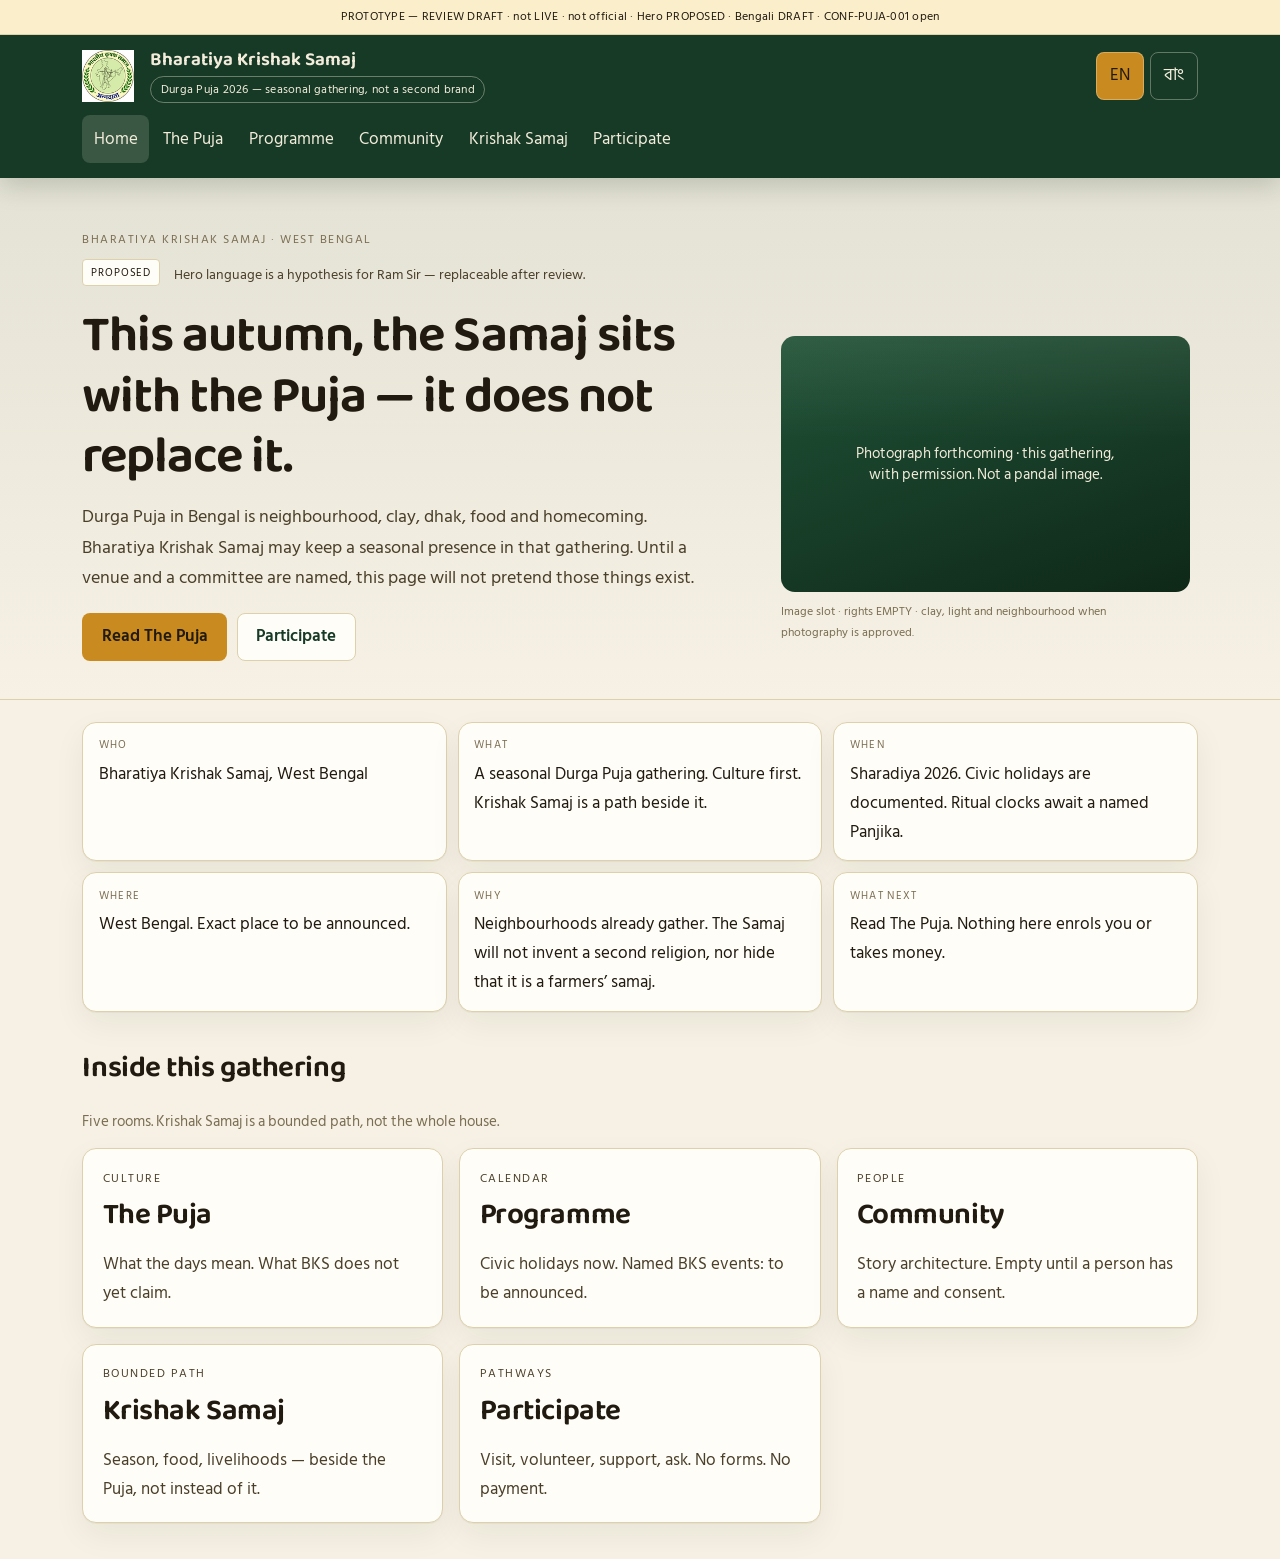
<file: index.html>
<!DOCTYPE html>
<html lang="en">
<head>
  <meta charset="utf-8">
  <meta name="viewport" content="width=device-width, initial-scale=1">
  <meta name="robots" content="noindex, nofollow, noarchive">
  <title>BKS Durga Puja 2026 — prototype review draft</title>
  <meta http-equiv="refresh" content="0; url=prototype/">
</head>
<body>
  <p>BKS Durga Puja 2026 — <strong>PROTOTYPE — REVIEW DRAFT</strong>. Not live. Not official.</p>
  <p><a href="prototype/">Open the isolated review prototype</a></p>
</body>
</html>
</file>
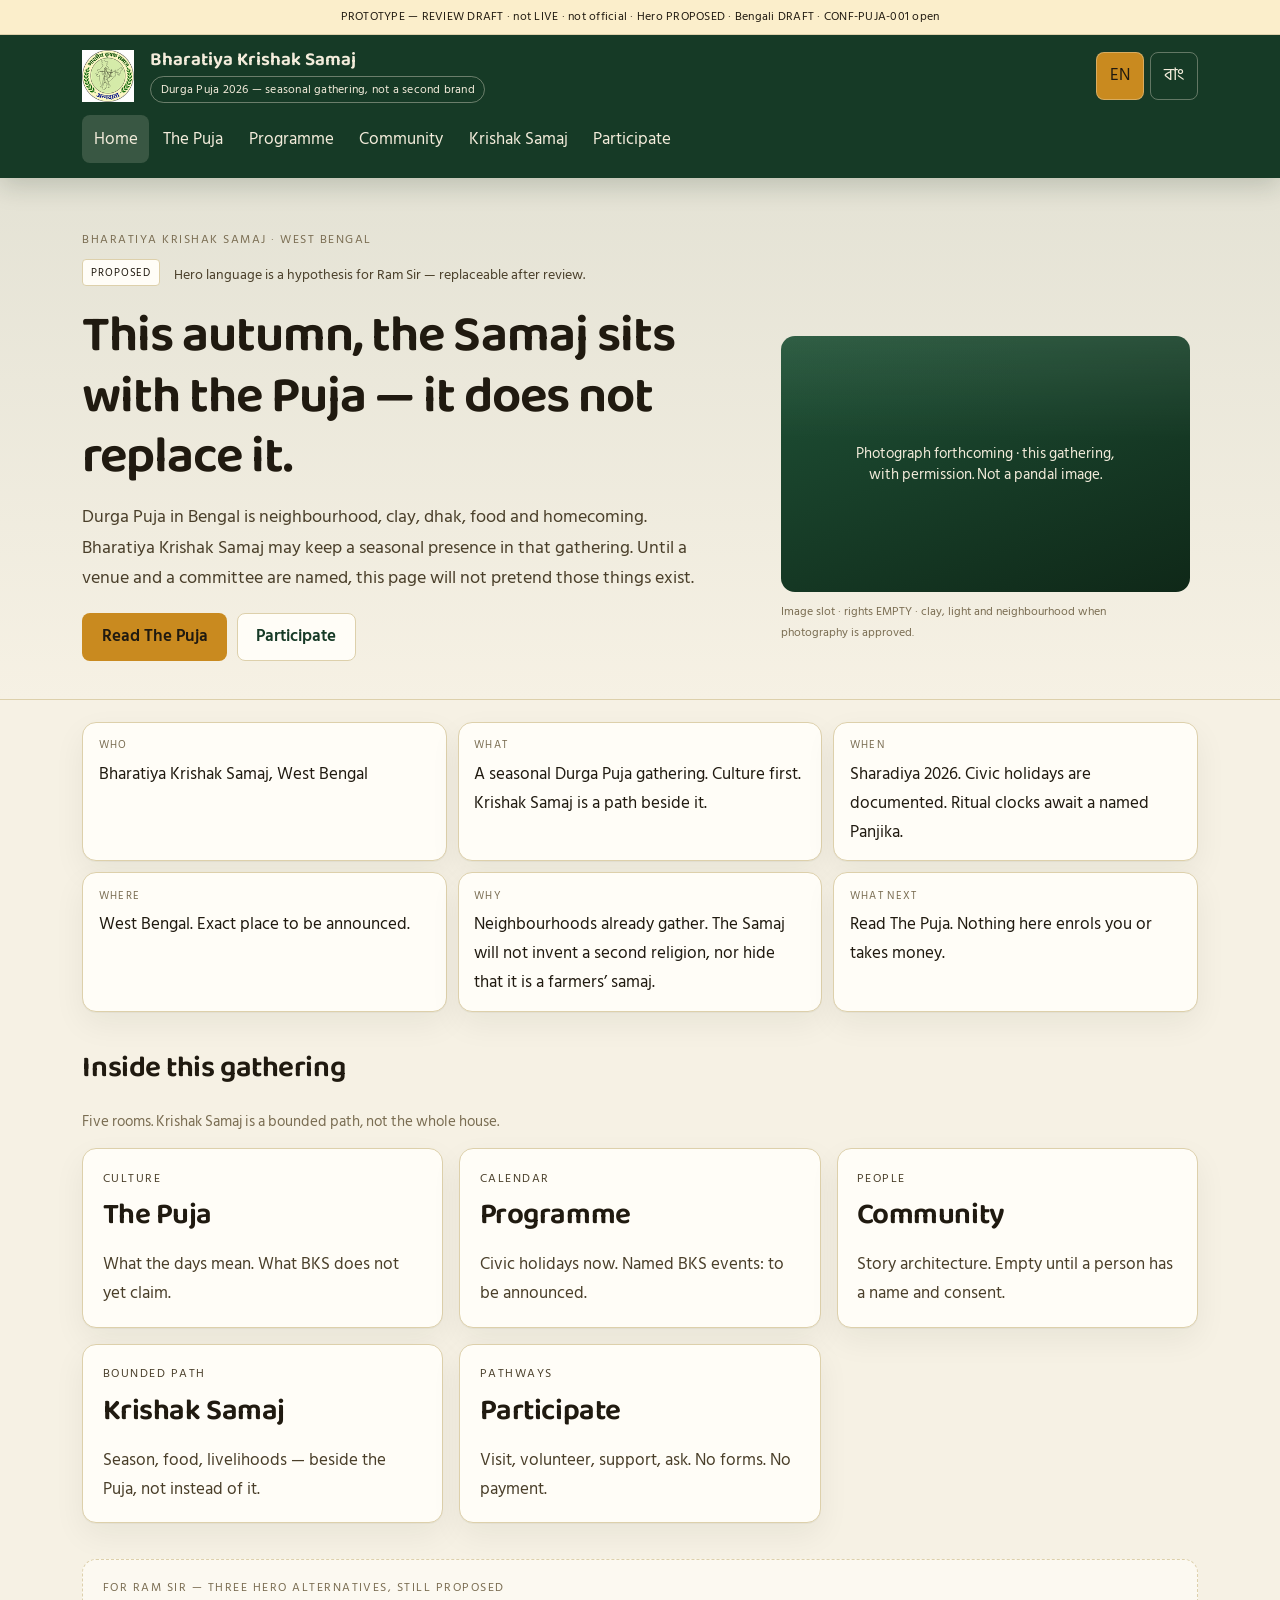
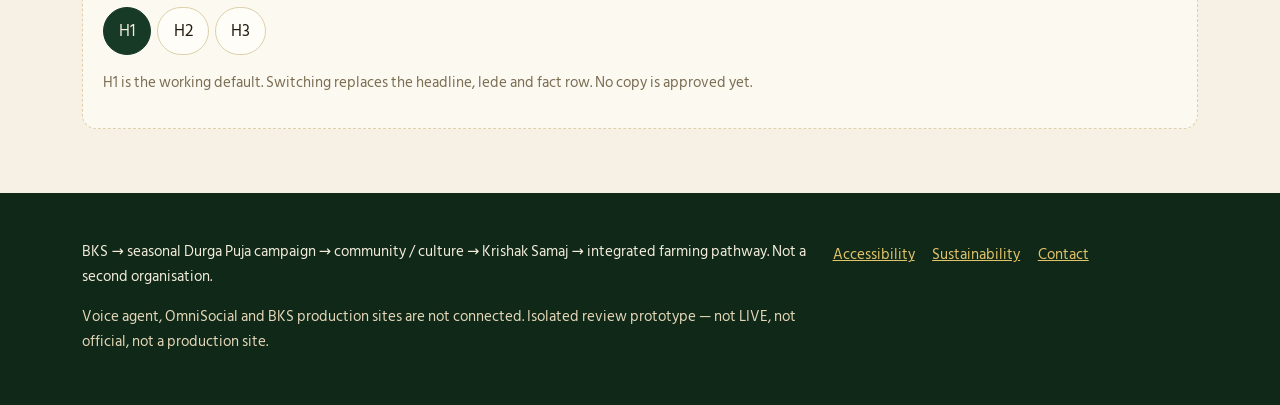
<file: prototype/index.html>
<!DOCTYPE html>
<html lang="en">
<head>
  <meta charset="utf-8">
  <meta name="viewport" content="width=device-width, initial-scale=1">
  <title>BKS Durga Puja 2026 — seasonal gathering | Bharatiya Krishak Samaj</title>
  <meta name="description" content="A seasonal Durga Puja gathering under Bharatiya Krishak Samaj, West Bengal. Culture first. Venue, programme and donations are not claimed.">
  <meta name="robots" content="noindex, nofollow, noarchive">
  <meta name="google" content="notranslate">
  <meta property="og:type" content="website">
  <meta property="og:title" content="BKS Durga Puja 2026 — seasonal gathering | Bharatiya Krishak Samaj">
  <meta property="og:description" content="A seasonal Durga Puja gathering under Bharatiya Krishak Samaj, West Bengal. Culture first. Venue, programme and donations are not claimed.">
  <meta property="og:locale" content="en_IN">
  <meta property="og:locale:alternate" content="bn_IN">
  <meta name="twitter:card" content="summary">
  <script type="application/ld+json">
  {
    "@context": "https://schema.org",
    "@type": "WebPage",
    "name": "BKS Durga Puja 2026 — seasonal gathering",
    "inLanguage": ["en", "bn"],
    "about": "Seasonal Durga Puja gathering under Bharatiya Krishak Samaj",
    "isPartOf": { "@type": "Organization", "name": "Bharatiya Krishak Samaj" },
    "description": "Culture first. Venue, committee, programme and donations are not claimed on this page."
  }
  </script>
  <link rel="icon" href="assets/bks-seal-96.png" type="image/png">
  <link rel="preconnect" href="https://fonts.googleapis.com">
  <link rel="preconnect" href="https://fonts.gstatic.com" crossorigin>
  <link href="https://fonts.googleapis.com/css2?family=Baloo+Da+2:wght@500;600;700&family=Hind+Siliguri:wght@400;500;600&display=optional" rel="stylesheet">
  <link rel="stylesheet" href="styles/tokens.css">
  <link rel="stylesheet" href="styles/app.css">
</head>
<body>
  <a class="skip" href="#main" data-en="Skip to content" data-bn="সরাসরি মূল লেখায় যান">Skip to content</a>
  <header class="site-header">
    <div id="live" class="live" aria-live="polite"></div>
    <div class="draft-banner" data-en="PROTOTYPE — REVIEW DRAFT · not LIVE · not official · Hero PROPOSED · Bengali DRAFT · CONF-PUJA-001 open" data-bn="প্রোটোটাইপ — পর্যালোচনার খসড়া · LIVE নয় · দাপ্তরিক নয় · হিরো PROPOSED · বাংলা খসড়া · CONF-PUJA-001 খোলা">PROTOTYPE — REVIEW DRAFT · not LIVE · not official · Hero PROPOSED · Bengali DRAFT · CONF-PUJA-001 open</div>
    <div class="header-inner">
      <div class="brand-row">
        <a class="seal" href="#home">
          <img src="assets/bks-seal-96.png" width="52" height="52" alt="Seal of Bharatiya Krishak Samaj">
        </a>
        <div class="identity">
          <div class="wordmark" data-en="Bharatiya Krishak Samaj" data-bn="ভারতীয় কৃষক সমাজ">Bharatiya Krishak Samaj</div>
          <div class="chip" data-en="Durga Puja 2026 — seasonal gathering, not a second brand" data-bn="দুর্গা পূজা ২০২৬ — মরশুমি আয়োজন, দ্বিতীয় কোনো প্রতিষ্ঠান নয়">Durga Puja 2026 — seasonal gathering, not a second brand</div>
        </div>
        <div class="header-tools">
          <button type="button" class="lang-btn" data-lang="en" aria-pressed="true" aria-label="English">EN</button>
          <button type="button" class="lang-btn" data-lang="bn" aria-pressed="false" aria-label="বাংলা">বাং</button>
          <button type="button" class="nav-toggle" id="nav-toggle" aria-expanded="false" aria-controls="site-nav" data-en="Menu" data-bn="মেনু">Menu</button>
        </div>
      </div>
      <nav class="nav" id="site-nav" aria-label="Primary">
        <a href="#home" data-en="Home" data-bn="প্রথম পাতা">Home</a>
        <a href="#puja" data-en="The Puja" data-bn="পূজা">The Puja</a>
        <a href="#programme" data-en="Programme" data-bn="কার্যক্রম">Programme</a>
        <a href="#community" data-en="Community" data-bn="সমাজ">Community</a>
        <a href="#krishak" data-en="Krishak Samaj" data-bn="কৃষক সমাজ">Krishak Samaj</a>
        <a href="#participate" data-en="Participate" data-bn="যোগদান">Participate</a>
      </nav>
    </div>
  </header>

  <main id="main">
    <article class="view is-active" data-view="home">
      <div class="hero-band">
        <div class="wrap-wide hero-grid">
          <div>
            <p class="kicker" data-hero="kicker">Bharatiya Krishak Samaj · West Bengal</p>
            <p class="status-line"><span class="badge badge-proposed">PROPOSED</span> <span data-en="Hero language is a hypothesis for Ram Sir — replaceable after review." data-bn="হিরোর ভাষা রাম স্যারের জন্য খসড়া — পর্যালোচনার পর বদলানো যাবে।">Hero language is a hypothesis for Ram Sir — replaceable after review.</span></p>
            <div data-hero-dynamic>
              <h1 data-hero="title">This autumn, the Samaj sits with the Puja — it does not replace it.</h1>
              <p class="lede" data-hero="lede">Durga Puja in Bengal is neighbourhood, clay, dhak, food and homecoming. Bharatiya Krishak Samaj may keep a seasonal presence in that gathering. Until a venue and a committee are named, this page will not pretend those things exist.</p>
            </div>
            <div class="cta-row">
              <a class="btn btn-primary" href="#puja" data-hero="ctaPrimary">Read The Puja</a>
              <a class="btn btn-secondary" href="#participate" data-hero="ctaSecondary">Participate</a>
            </div>
          </div>
          <figure>
            <div class="slot slot--hero slot--field" role="img" aria-label="Photograph to come — this gathering, with permission">
              <span class="slot__label" data-en="Photograph forthcoming · this gathering, with permission. Not a pandal image." data-bn="ছবি আসবে — এই আয়োজন, অনুমতি নিয়ে। মণ্ডপের ছবি নয়।">Photograph forthcoming · this gathering, with permission. Not a pandal image.</span>
            </div>
            <figcaption class="slot-caption" data-en="Image slot · rights EMPTY · clay, light and neighbourhood when photography is approved." data-bn="ছবির জায়গা · অধিকার EMPTY · অনুমোদিত ছবি এলে মাটি, আলো, পাড়া।">Image slot · rights EMPTY · clay, light and neighbourhood when photography is approved.</figcaption>
          </figure>
        </div>
      </div>

      <div class="wrap-wide">
        <dl class="facts">
          <div><dt data-en="Who" data-bn="কে">Who</dt><dd data-hero="who">Bharatiya Krishak Samaj, West Bengal</dd></div>
          <div><dt data-en="What" data-bn="কী">What</dt><dd data-hero="what">A seasonal Durga Puja gathering. Culture first. Krishak Samaj is a path beside it.</dd></div>
          <div><dt data-en="When" data-bn="কখন">When</dt><dd data-hero="when">Sharadiya 2026. Civic holidays are documented. Ritual clocks await a named Panjika.</dd></div>
          <div><dt data-en="Where" data-bn="কোথায়">Where</dt><dd data-hero="where">West Bengal. Exact place to be announced.</dd></div>
          <div><dt data-en="Why" data-bn="কেন">Why</dt><dd data-hero="why">Neighbourhoods already gather. The Samaj will not invent a second religion, nor hide that it is a farmers’ samaj.</dd></div>
          <div><dt data-en="What next" data-bn="এরপর">What next</dt><dd data-hero="next">Read The Puja. Nothing here enrols you or takes money.</dd></div>
        </dl>

        <section class="explore" aria-labelledby="explore-heading">
          <h2 id="explore-heading" data-en="Inside this gathering" data-bn="এই আয়োজনের ভিতর">Inside this gathering</h2>
          <p class="muted" data-en="Five rooms. Krishak Samaj is a bounded path, not the whole house." data-bn="পাঁচটি ঘর। কৃষক সমাজ আলাদা পথ, পুরো বাড়ি নয়।">Five rooms. Krishak Samaj is a bounded path, not the whole house.</p>
          <div class="explore-grid">
            <a class="explore-card" href="#puja">
              <p class="kicker" data-en="Culture" data-bn="সংস্কৃতি">Culture</p>
              <h2 data-en="The Puja" data-bn="পূজা">The Puja</h2>
              <p data-en="What the days mean. What BKS does not yet claim." data-bn="দিনগুলোর অর্থ। বি কে এস এখনও যা দাবি করে না।">What the days mean. What BKS does not yet claim.</p>
            </a>
            <a class="explore-card" href="#programme">
              <p class="kicker" data-en="Calendar" data-bn="পঞ্জিকা">Calendar</p>
              <h2 data-en="Programme" data-bn="কার্যক্রম">Programme</h2>
              <p data-en="Civic holidays now. Named BKS events: to be announced." data-bn="এখন নাগরিক ছুটি। নামসহ অনুষ্ঠান: ঘোষিত হবে।">Civic holidays now. Named BKS events: to be announced.</p>
            </a>
            <a class="explore-card" href="#community">
              <p class="kicker" data-en="People" data-bn="মানুষ">People</p>
              <h2 data-en="Community" data-bn="সমাজ">Community</h2>
              <p data-en="Story architecture. Empty until a person has a name and consent." data-bn="গল্পের কাঠামো। নাম ও সম্মতি না-থাকা পর্যন্ত খালি।">Story architecture. Empty until a person has a name and consent.</p>
            </a>
            <a class="explore-card" href="#krishak">
              <p class="kicker" data-en="Bounded path" data-bn="আলাদা পথ">Bounded path</p>
              <h2 data-en="Krishak Samaj" data-bn="কৃষক সমাজ">Krishak Samaj</h2>
              <p data-en="Season, food, livelihoods — beside the Puja, not instead of it." data-bn="মরসুম, খাবার, জীবিকা — পূজার পাশে, পূজার বদলে নয়।">Season, food, livelihoods — beside the Puja, not instead of it.</p>
            </a>
            <a class="explore-card" href="#participate">
              <p class="kicker" data-en="Pathways" data-bn="পথ">Pathways</p>
              <h2 data-en="Participate" data-bn="যোগদান">Participate</h2>
              <p data-en="Visit, volunteer, support, ask. No forms. No payment." data-bn="যাওয়া, স্বেচ্ছাসেবা, সহায়তা, জিজ্ঞাসা। ফর্ম নেই। পেমেন্ট নেই।">Visit, volunteer, support, ask. No forms. No payment.</p>
            </a>
          </div>
        </section>

        <section class="variant-panel" aria-labelledby="hero-variants-heading">
          <p class="kicker" id="hero-variants-heading" data-en="For Ram Sir — three hero alternatives, still PROPOSED" data-bn="রাম স্যারের জন্য — তিনটি হিরো, এখনও PROPOSED">For Ram Sir — three hero alternatives, still PROPOSED</p>
          <div class="variant-row" role="group" aria-label="Hero variants">
            <button type="button" data-hero-pick="H1" aria-pressed="true">H1</button>
            <button type="button" data-hero-pick="H2" aria-pressed="false">H2</button>
            <button type="button" data-hero-pick="H3" aria-pressed="false">H3</button>
          </div>
          <p class="muted" data-en="H1 is the working default. Switching replaces the headline, lede and fact row. No copy is approved yet." data-bn="H1 কাজের খসড়া। বদলালে শিরোনাম ও তথ্য বদলায়। অনুমোদিত নয়।">H1 is the working default. Switching replaces the headline, lede and fact row. No copy is approved yet.</p>
        </section>
      </div>
    </article>

    <article class="view wrap" data-view="puja" hidden>
      <header class="page-head">
        <p class="kicker" data-en="Cultural context first" data-bn="আগে সাংস্কৃতিক প্রসঙ্গ">Cultural context first</p>
        <h1 data-en="The Puja" data-bn="পূজা">The Puja</h1>
        <p class="lede" data-en="Worship, craft, food, music and neighbourhood. Festival facts are separated from what is not yet true of a BKS gathering." data-bn="আরাধনা, শিল্প, খাবার, সঙ্গীত আর পাড়া। উৎসবের তথ্য, আর বি কে এস সম্বন্ধে যা এখনও সত্যি নয়, তা আলাদা।">Worship, craft, food, music and neighbourhood. Festival facts are separated from what is not yet true of a BKS gathering.</p>
      </header>
      <hr class="rule">

      <p class="legend" data-en="This page uses three labels: SOURCE FACT (the festival in Bengal), BKS POSITIONING (where the Samaj sits), and PENDING INFORMATION (what is not yet true of a BKS gathering)." data-bn="এই পাতায় তিনটি ছাপ: SOURCE FACT (বাংলার পূজা), BKS POSITIONING (সমাজ কোথায় দাঁড়ায়), PENDING INFORMATION (বি কে এস আয়োজন সম্বন্ধে যা এখন নেই)।">This page uses three labels: SOURCE FACT (the festival in Bengal), BKS POSITIONING (where the Samaj sits), and PENDING INFORMATION (what is not yet true of a BKS gathering).</p>

      <section class="layer layer--fact" aria-labelledby="puja-fact-heading">
        <h2 id="puja-fact-heading" data-en="Source fact — the festival in Bengal" data-bn="SOURCE FACT — বাংলার পূজা">Source fact — the festival in Bengal</h2>
        <p><span class="badge badge-verified">SOURCE FACT</span> <span class="badge badge-verified">VERIFIED</span> <span data-en="In December 2021, ‘Durga Puja in Kolkata’ was inscribed on UNESCO’s Representative List of the Intangible Cultural Heritage of Humanity. The inscribed element is Kolkata’s Puja — not this page, and not an unnamed venue." data-bn="২০২১-এর ডিসেম্বরে ‘কলকাতার দুর্গা পূজা’ ইউনেস্কোর তালিকায় ওঠে। স্বীকৃতি কলকাতার পূজার — এই পাতার নয়, নামহীন মণ্ডপেরও নয়।">In December 2021, ‘Durga Puja in Kolkata’ was inscribed on UNESCO’s Representative List of the Intangible Cultural Heritage of Humanity. The inscribed element is Kolkata’s Puja — not this page, and not an unnamed venue.</span></p>
        <p><span class="badge badge-verified">SOURCE FACT</span> <span class="badge badge-verified">VERIFIED</span> <span data-en="Images are unfired clay, traditionally from the Ganga, made in artisanal workshops. Eyes are painted from Mahalaya. The image returns to water on the tenth day. That is the festival’s material fact, not a BKS workshop." data-bn="প্রতিমা অপোড়া মাটির, প্রায়ই গঙ্গার মাটি, কারিগরের কারখানায় গড়া। মহালয়ায় চক্ষুদান। দশমীতে জলে ফেরে। উৎসবের কথা, বি কে এস-এর কারখানা নয়।">Images are unfired clay, traditionally from the Ganga, made in artisanal workshops. Eyes are painted from Mahalaya. The image returns to water on the tenth day. That is the festival’s material fact, not a BKS workshop.</span></p>
        <p><span class="badge badge-verified">SOURCE FACT</span> <span class="badge badge-verified">VERIFIED</span> <span data-en="Traditional Bengali drumming is named in the UNESCO inscription. Dhakis keep that sound. No unnamed drummer is exhibited here, and this page does not autoplay audio." data-bn="ঐতিহ্যবাহী বাংলা ঢাক ইউনেস্কোর লিপিতে আছে। ঢাকিরা সেই শব্দ রাখেন। নামহীন ঢাকি এখানে নেই, আর পাতা নিজে থেকে বাজে না।">Traditional Bengali drumming is named in the UNESCO inscription. Dhakis keep that sound. No unnamed drummer is exhibited here, and this page does not autoplay audio.</span></p>
        <p><span class="badge badge-research">SOURCE FACT</span> <span class="badge badge-research">RESEARCH-DERIVED</span> <span data-en="Household (bonedi bari) Pujas and public barowari / sarbojanin Pujas coexist. A city theme-pandal is not the same as a district neighbourhood gathering. BKS will not use those committee words until a real committee chooses them." data-bn="বনেদি বাড়ির পূজা আর বারোয়ারি / সর্বজনীন পূজা পাশাপাশি চলে। শহরের থিম-মণ্ডপ আর জেলার পাড়া এক নয়। আসল কমিটি না-চাওয়া পর্যন্ত বি কে এস সেই শব্দ নিজের পদবি করবে না।">Household (bonedi bari) Pujas and public barowari / sarbojanin Pujas coexist. A city theme-pandal is not the same as a district neighbourhood gathering. BKS will not use those committee words until a real committee chooses them.</span></p>
        <p><span class="badge badge-research">SOURCE FACT</span> <span class="badge badge-research">RESEARCH-DERIVED</span> <span data-en="Bhog is food offered and then shared. Community kitchens often serve khichuri, mixed vegetables, fries, chutney and payesh. Whether BKS will serve bhog is not decided here." data-bn="ভোগ নিবেদন করে তারপর ভাগ করা হয়। খিচুড়ি, লবড়া, ভাজা, চাটনি, পায়েস সর্বজনীন রান্নাঘরে প্রায়ই থাকে। বি কে এস দেবে কি না, এখানে স্থির নয়।">Bhog is food offered and then shared. Community kitchens often serve khichuri, mixed vegetables, fries, chutney and payesh. Whether BKS will serve bhog is not decided here.</span></p>
      </section>

      <section class="prose-block">
        <h2 data-en="The public days — cultural sequence, not a BKS timetable" data-bn="সর্বজনীন দিনগুলো — সাংস্কৃতিক ক্রম, বি কে এস-এর সূচি নয়">The public days — cultural sequence, not a BKS timetable</h2>
        <p class="muted" data-en="Meanings below are research-derived. Gregorian clocks for 2026 are not printed as ritual fact." data-bn="নিচের অর্থ গবেষণা-নির্ভর। ২০২৬-এর আচারের ঘড়ি এখানে ছাপা হয়নি।">Meanings below are research-derived. Gregorian clocks for 2026 are not printed as ritual fact.</p>
        <ul class="day-list">
          <li><span class="badge badge-research">RESEARCH-DERIVED</span><h3 data-en="Mahalaya" data-bn="মহালয়া">Mahalaya</h3><p data-en="Pitru Paksha ends. In Bengal this dawn is also cultural memory: the goddess is turned toward the living year." data-bn="পিতৃপক্ষ শেষ। বাংলায় এই ভোর সাংস্কৃতিক স্মৃতিও — দেবী জীবন্ত বছরের দিকে ঘোরেন।">Pitru Paksha ends. In Bengal this dawn is also cultural memory: the goddess is turned toward the living year.</p></li>
          <li><span class="badge badge-research">RESEARCH-DERIVED</span><h3 data-en="Shashthi" data-bn="ষষ্ঠী">Shashthi</h3><p data-en="Bodhon — the public awakening of the image." data-bn="বোধন — প্রতিমার সর্বজনীন জাগরণ।">Bodhon — the public awakening of the image.</p></li>
          <li><span class="badge badge-research">RESEARCH-DERIVED</span><h3 data-en="Saptami" data-bn="সপ্তমী">Saptami</h3><p data-en="Nabapatrika / Kolabou. Full public worship typically begins." data-bn="নবপত্রিকা / কলাবউ। সর্বজনীন পূজা সাধারণত এখান থেকে।">Nabapatrika / Kolabou. Full public worship typically begins.</p></li>
          <li><span class="badge badge-research">RESEARCH-DERIVED</span><h3 data-en="Ashtami" data-bn="অষ্টমী">Ashtami</h3><p data-en="Pushpanjali, Kumari Puja, and Sandhi Puja at the join of Ashtami and Navami." data-bn="পুষ্পাঞ্জলি, কুমারী পূজা, আর অষ্টমী-নবমীর সন্ধিতে সন্ধি পূজা।">Pushpanjali, Kumari Puja, and Sandhi Puja at the join of Ashtami and Navami.</p></li>
          <li><span class="badge badge-research">RESEARCH-DERIVED</span><h3 data-en="Navami" data-bn="নবমী">Navami</h3><p data-en="Culminating worship in many committees." data-bn="অনেক কমিটিতে পূজার সমাপনী দিন।">Culminating worship in many committees.</p></li>
          <li><span class="badge badge-research">RESEARCH-DERIVED</span><h3 data-en="Dashami" data-bn="দশমী">Dashami</h3><p data-en="Sindoor Khela, Bijoya, and immersion — often on a civil day also fixed with the police." data-bn="সিঁদুর খেলা, বিজয়া, বিসর্জন — প্রায়ই পুলিশের দিনের সঙ্গেও বাঁধা।">Sindoor Khela, Bijoya, and immersion — often on a civil day also fixed with the police.</p></li>
        </ul>
      </section>

      <section class="layer layer--position" aria-labelledby="puja-position-heading">
        <h2 id="puja-position-heading" data-en="BKS positioning" data-bn="BKS POSITIONING">BKS positioning</h2>
        <p><span class="badge badge-proposed">BKS POSITIONING</span> <span data-en="Ram Sir has said the 2026 theme is Krishak Samaj. On this site that conversation lives on its own page. It does not rewrite Saptami, Sandhi Puja, or visarjan as farming." data-bn="রাম স্যার বলেছেন ২০২৬-এর থিম কৃষক সমাজ। সেই কথা আলাদা পাতায়। সপ্তমী, সন্ধি পূজা বা বিসর্জনকে চাষ করে লেখা হয় না।">Ram Sir has said the 2026 theme is Krishak Samaj. On this site that conversation lives on its own page. It does not rewrite Saptami, Sandhi Puja, or visarjan as farming.</span></p>
      </section>

      <section class="layer layer--pending" aria-labelledby="puja-pending-heading">
        <h2 id="puja-pending-heading" data-en="Pending information" data-bn="PENDING INFORMATION">Pending information</h2>
        <p><span class="badge badge-pending">PENDING INFORMATION</span> <span data-en="Venue, committee, physical programme, photography, and ritual clocks from a named Panjika are not on file. This site will not invent a pandal list." data-bn="স্থান, কমিটি, শারীরিক অনুষ্ঠান, ছবি, আর নামসহ পঞ্জিকার আচারের ঘড়ি নথিতে নেই। মণ্ডপের তালিকা তৈরি হবে না।">Venue, committee, physical programme, photography, and ritual clocks from a named Panjika are not on file. This site will not invent a pandal list.</span></p>
      </section>
    </article>

    <article class="view wrap-wide" data-view="programme" hidden>
      <header class="page-head">
        <p class="kicker" data-en="Two layers" data-bn="দুই স্তর">Two layers</p>
        <h1 data-en="Programme" data-bn="কার্যক্রম">Programme</h1>
        <p class="lede" data-en="West Bengal civic holidays are shown as holidays. A named BKS programme does not yet exist. Ritual clocks are not printed." data-bn="পশ্চিমবঙ্গের নাগরিক ছুটি ছুটি হিসেবেই। নামসহ বি কে এস অনুষ্ঠান এখন নেই। আচারের ঘড়ি ছাপা হয়নি।">West Bengal civic holidays are shown as holidays. A named BKS programme does not yet exist. Ritual clocks are not printed.</p>
      </header>
      <hr class="rule">

      <h2 data-en="Civic calendar" data-bn="নাগরিক পঞ্জিকা">Civic calendar</h2>
      <p><span class="badge badge-research">RESEARCH-DERIVED</span> <span class="badge badge-pending">pending_panjika</span> <span data-en="Dates follow Government of West Bengal notification 4188-F(P2) for 2026, aligned with Drik Panchang Kolkata for Saptami–Dashami. They are holidays, not a BKS invitation." data-bn="তারিখ পশ্চিমবঙ্গ সরকারের ৪১৮৮-F(P2) বিজ্ঞপ্তি ও কলকাতার দ্রিক পঞ্চাঙ্গের সঙ্গে মিলিয়ে। এগুলো ছুটি, বি কে এস-এর নিমন্ত্রণ নয়।">Dates follow Government of West Bengal notification 4188-F(P2) for 2026, aligned with Drik Panchang Kolkata for Saptami–Dashami. They are holidays, not a BKS invitation.</span></p>
      <p id="events-fallback" hidden data-en="Serve the project folder over HTTP to load event JSON." data-bn="ইভেন্ট JSON-এর জন্য ফোল্ডারটি HTTP-তে খুলুন।">Serve the project folder over HTTP to load event JSON.</p>
      <ul class="event-list" id="event-list"></ul>

      <h2 data-en="Named BKS programme" data-bn="নামসহ বি কে এস অনুষ্ঠান">Named BKS programme</h2>
      <p class="muted" data-en="The card below is the shape a confirmed event will take. It is empty on purpose." data-bn="নিচের কার্ডটি নিশ্চিত অনুষ্ঠানের আকার। ইচ্ছায় খালি।">The card below is the shape a confirmed event will take. It is empty on purpose.</p>
      <article class="event-card event-card--template">
        <div class="event-date"><span class="day">—</span><span class="mon">TBA</span></div>
        <div>
          <span class="badge badge-tba">TO BE ANNOUNCED</span>
          <span class="badge badge-empty">TEMPLATE</span>
          <h3 data-en="Event title — to be announced" data-bn="অনুষ্ঠানের নাম — ঘোষিত হবে">Event title — to be announced</h3>
          <p class="event-meta" data-en="Date TBA · Time TBA · Place TBA" data-bn="তারিখ TBA · সময় TBA · স্থান TBA">Date TBA · Time TBA · Place TBA</p>
          <p data-en="No cultural programme, bhog service, workshop or immersion plan is on file for BKS. When Ram Sir names an event, it will occupy this layout — never a placeholder that looks confirmed." data-bn="বি কে এস-এর সাংস্কৃতিক অনুষ্ঠান, ভোগ, কর্মশালা বা বিসর্জন নথিতে নেই। নাম এলে এই আকারে বসবে — নিশ্চিত দেখতে খালি খাতা নয়।">No cultural programme, bhog service, workshop or immersion plan is on file for BKS. When Ram Sir names an event, it will occupy this layout — never a placeholder that looks confirmed.</p>
        </div>
      </article>
    </article>

    <article class="view wrap-wide" data-view="community" hidden>
      <header class="page-head">
        <p class="kicker" data-en="Story architecture" data-bn="গল্পের কাঠামো">Story architecture</p>
        <h1 data-en="Community" data-bn="সমাজ">Community</h1>
        <p class="lede" data-en="Puja is made by people. Cards below stay empty until a person has a name, consent and a source." data-bn="পূজা মানুষে গড়ে। নাম, সম্মতি ও উৎস না-থাকা পর্যন্ত কার্ড খালি।">Puja is made by people. Cards below stay empty until a person has a name, consent and a source.</p>
      </header>
      <hr class="rule">
      <ul class="story-list" id="story-wells">
        <li class="empty-well"><span class="badge badge-empty">EMPTY</span><h3 data-en="People" data-bn="মানুষ">People</h3><p data-en="Story coming soon — organisers, neighbours, visitors, with consent." data-bn="গল্প আসবে — আয়োজক, প্রতিবেশী, অতিথি, সম্মতি নিয়ে।">Story coming soon — organisers, neighbours, visitors, with consent.</p></li>
      </ul>
    </article>

    <article class="view wrap" data-view="krishak" hidden>
      <header class="page-head">
        <p class="kicker" data-en="Bounded pathway" data-bn="আলাদা পথ">Bounded pathway</p>
        <h1 data-en="Krishak Samaj" data-bn="কৃষক সমাজ">Krishak Samaj</h1>
        <p class="lede" data-en="A path beside the Puja. Integrated farming does not occupy the ritual pages." data-bn="পূজার পাশের পথ। সমন্বিত চাষ আচারের পাতা দখল করে না।">A path beside the Puja. Integrated farming does not occupy the ritual pages.</p>
      </header>
      <hr class="rule">

      <p class="legend" data-en="Three layers on this page only. Integrated farming does not appear on Home or The Puja as the main story." data-bn="এই পাতায়ই তিন স্তর। সমন্বিত চাষ হোম বা পূজার মূল গল্প নয়।">Three layers on this page only. Integrated farming does not appear on Home or The Puja as the main story.</p>
      <p class="bn-draft" lang="bn">বাংলা খসড়া — মাতৃভাষার সম্পাদনা বাকি। DRAFT — NATIVE REVIEW REQUIRED.</p>

      <h2 data-en="Where the seasons meet" data-bn="মরসুম যেখানে মেশে">Where the seasons meet</h2>
      <p class="muted" data-en="Themes, not a second website. Each tile is cultural context unless marked as BKS positioning or pending." data-bn="থিম, দ্বিতীয় ওয়েবসাইট নয়। বি কে এস বা অপেক্ষমাণ বলে চিহ্নিত না হলে সাংস্কৃতিক প্রসঙ্গ।">Themes, not a second website. Each tile is cultural context unless marked as BKS positioning or pending.</p>
      <div class="theme-grid">
        <article class="theme-card"><span class="badge badge-research">SOURCE FACT</span><h3 data-en="Community" data-bn="সমাজ">Community</h3><p data-en="A public Puja is neighbourhood work. That is Bengal’s fact, not a BKS membership drive." data-bn="সর্বজনীন পূজা পাড়ার কাজ। বাংলার কথা, বি কে এস-এর সদস্যতা নয়।">A public Puja is neighbourhood work. That is Bengal’s fact, not a BKS membership drive.</p></article>
        <article class="theme-card"><span class="badge badge-research">SOURCE FACT</span><h3 data-en="Seasonality" data-bn="মরসুম">Seasonality</h3><p data-en="Sharadiya Puja sits in the harvest season. Nabapatrika binds the rite to nine plants." data-bn="শারদীয় পূজা ফসলের সময়ে আসে। নবপত্রিকা আচারকে গাছের সঙ্গে বাঁধে।">Sharadiya Puja sits in the harvest season. Nabapatrika binds the rite to nine plants.</p></article>
        <article class="theme-card"><span class="badge badge-research">SOURCE FACT</span><h3 data-en="Food" data-bn="খাবার">Food</h3><p data-en="Bhog is a shared kitchen after offering. Whether BKS cooks is not decided here." data-bn="ভোগ নিবেদনের পর ভাগাভাগির রান্নাঘর। বি কে এস রাঁধবে কি না, এখানে স্থির নয়।">Bhog is a shared kitchen after offering. Whether BKS cooks is not decided here.</p></article>
        <article class="theme-card"><span class="badge badge-research">SOURCE FACT</span><h3 data-en="Bengal" data-bn="বাংলা">Bengal</h3><p data-en="Clay, dhak, homecoming. The Samaj is a guest in that culture." data-bn="মাটি, ঢাক, বাড়ি ফেরা। সেই সংস্কৃতিতে সমাজ অতিথি।">Clay, dhak, homecoming. The Samaj is a guest in that culture.</p></article>
        <article class="theme-card"><span class="badge badge-research">SOURCE FACT</span><h3 data-en="Livelihoods &amp; craft" data-bn="জীবিকা ও শিল্প">Livelihoods &amp; craft</h3><p data-en="Artisan labour is a seasonal economy. No unnamed kumor is exhibited here." data-bn="শিল্পীর কাজ মরশুমি অর্থনীতি। নামহীন কুমোর এখানে প্রদর্শিত নয়।">Artisan labour is a seasonal economy. No unnamed kumor is exhibited here.</p></article>
        <article class="theme-card"><span class="badge badge-proposed">BKS POSITIONING</span><h3 data-en="Theme, not a second site" data-bn="থিম, দ্বিতীয় সাইট নয়">Theme, not a second site</h3><p data-en="Ram Sir named Krishak Samaj as the 2026 theme. The farm conversation stays on this page." data-bn="রাম স্যার ২০২৬-এর থিম কৃষক সমাজ বলেছেন। খামারের কথা এই পাতাতেই।">Ram Sir named Krishak Samaj as the 2026 theme. The farm conversation stays on this page.</p></article>
      </div>

      <section class="layer layer--fact" aria-labelledby="ifs-fact-heading">
        <h2 id="ifs-fact-heading" data-en="A. Source fact — integrated farming in West Bengal" data-bn="ক. SOURCE FACT — পশ্চিমবঙ্গে সমন্বিত চাষ">A. Source fact — integrated farming in West Bengal</h2>
        <p class="muted" data-en="Public research and policy. Not BKS farms. Not BKS results. Terms such as IFS, FPO, KVK, ICAR stay in those letters." data-bn="প্রকাশিত গবেষণা ও নীতি। বি কে এস-এর খামার বা ফল নয়। IFS, FPO, KVK, ICAR ইংরেজি সংক্ষেপেই থাকবে।">Public research and policy. Not BKS farms. Not BKS results. Terms such as IFS, FPO, KVK, ICAR stay in those letters.</p>
        <ul class="source-list">
          <li><h3 data-en="What IFS is" data-bn="IFS কী">What IFS is</h3><p data-en="A farm planned so crop, animals, pond, trees and residues help each other. ICAR treats waste as a resource in the wrong place." data-bn="এমন খামার যেখানে ফসল, পশু, পুকুর, গাছ আর অবশিষ্টাংশ একে অপরকে সাহায্য করে। ICAR বলে, বর্জ্য মানে ভুল জায়গায় পড়া সম্পদ।">A farm planned so crop, animals, pond, trees and residues help each other. ICAR treats waste as a resource in the wrong place.</p></li>
          <li><h3 data-en="West Bengal holdings" data-bn="পশ্চিমবঙ্গের জোত">West Bengal holdings</h3><p data-en="BCKV records that about 96% of farmers in the state are small or marginal. That is a state fact, not a BKS membership count." data-bn="BCKV-এর নথিতে রাজ্যের প্রায় ৯৬ শতাংশ কৃষক ক্ষুদ্র বা প্রান্তিক। রাজ্যের তথ্য, বি কে এস-এর সদস্যসংখ্যা নয়।">BCKV records that about 96% of farmers in the state are small or marginal. That is a state fact, not a BKS membership count.</p></li>
          <li><h3 data-en="Water in the farm" data-bn="খামারে জল">Water in the farm</h3><p data-en="Rice–fish in flooded fields and backyard ponds are documented public research themes in Bengal, including work that involves women. Those people are not BKS testimonials." data-bn="প্লাবিত ক্ষেতে ধান-মাছ ও উঠোনের পুকুর বাংলার প্রকাশিত গবেষণার বিষয়; নারীদের অংশগ্রহণও নথিভুক্ত। তাঁরা বি কে এস-এর সাক্ষ্য নন।">Rice–fish in flooded fields and backyard ponds are documented public research themes in Bengal, including work that involves women. Those people are not BKS testimonials.</p></li>
          <li><h3 data-en="Raised and sunken beds" data-bn="উঁচু-নিচু বেড">Raised and sunken beds</h3><p data-en="In low Gangetic land, a published BCKV / AICRP design holds vegetables on the raised bed and rice and fish in the sunken bed in the rains. Not a BKS invention." data-bn="নিচু গাঙ্গেয় জমিতে BCKV / AICRP-এর প্রকাশিত নকশায় উঁচু বেডে সবজি, বৃষ্টিতে নিচু বেডে ধান ও মাছ। বি কে এস-এর আবিষ্কার নয়।">In low Gangetic land, a published BCKV / AICRP design holds vegetables on the raised bed and rice and fish in the sunken bed in the rains. Not a BKS invention.</p></li>
          <li><h3 data-en="Markets and FPOs" data-bn="বাজার ও FPO">Markets and FPOs</h3><p data-en="Public policy already points smallholders to Farmer Producer Organisations. This seasonal site does not run a warehouse or a shop." data-bn="সরকারি নীতি ক্ষুদ্র চাষিকে FPO-র দিকে ইঙ্গিত করে। এই মরশুমি সাইট গুদাম বা দোকান চালায় না।">Public policy already points smallholders to Farmer Producer Organisations. This seasonal site does not run a warehouse or a shop.</p></li>
          <li><h3 data-en="Beyond the plot" data-bn="জমির বাইরে">Beyond the plot</h3><p data-en="State homestay and livelihoods policy already imagines farm hospitality and women’s farm cadres. That architecture is the state’s, not a live BKS tourism or SHG product." data-bn="রাজ্যের হোমস্টে ও জীবিকার নীতিতে খামার-আতিথেয়তা ও নারী কৃষক ক্যাডারের কথা আছে। সেই কাঠামো রাজ্যের, বি কে এস-এর চালু পর্যটন নয়।">State homestay and livelihoods policy already imagines farm hospitality and women’s farm cadres. That architecture is the state’s, not a live BKS tourism or SHG product.</p></li>
        </ul>
      </section>

      <section class="layer layer--position" aria-labelledby="ifs-position-heading">
        <h2 id="ifs-position-heading" data-en="B. BKS positioning" data-bn="খ. BKS POSITIONING">B. BKS positioning</h2>
        <p><span class="badge badge-proposed">BKS POSITIONING</span> <span data-en="The Puja stays first. This page is the farm-as-system conversation. IFS knowledge already lives in the BKS Brand System. This seasonal site will link, not duplicate, if that public path is approved. No URL is invented here." data-bn="পূজাই আগে। এই পাতা খামার-ব্যবস্থার কথা। সমন্বিত চাষের জ্ঞান ব্র্যান্ড সিস্টেমে আছে। অনুমতি পেলে লিঙ্ক, নকল নয়। ইউআরএল তৈরি করা হয়নি।">The Puja stays first. This page is the farm-as-system conversation. IFS knowledge already lives in the BKS Brand System. This seasonal site will link, not duplicate, if that public path is approved. No URL is invented here.</span></p>
        <p class="card-foot"><span class="btn btn-secondary is-disabled" aria-disabled="true" data-en="Coming soon — BKS Krishak Samaj" data-bn="শীঘ্রই — বি কে এস কৃষক সমাজ">Coming soon — BKS Krishak Samaj</span></p>
      </section>

      <section class="layer layer--pending" aria-labelledby="ifs-pending-heading">
        <h2 id="ifs-pending-heading" data-en="C. Future / pending" data-bn="গ. FUTURE / PENDING">C. Future / pending</h2>
        <p><span class="badge badge-pending">PENDING APPROVAL</span> <span class="badge badge-pending">CAMPAIGN VISION</span> <span data-en="About 5,000 farmers and ₹1 lakh seed each remain a discussion sketch for Ram Sir. This page will not show a rupee counter, UPI, 80G, a funding application, or a guaranteed farmer benefit." data-bn="প্রায় পাঁচ হাজার কৃষক ও জনপ্রতি এক লক্ষ টাকা বীজতহবিল এখন রাম স্যারের আলোচনার খসড়া। এই পাতায় টাকার কাউন্টার, ইউপিআই, ৮০জি, আবেদন বা নিশ্চিত লাভ নেই।">About 5,000 farmers and ₹1 lakh seed each remain a discussion sketch for Ram Sir. This page will not show a rupee counter, UPI, 80G, a funding application, or a guaranteed farmer benefit.</span></p>
        <p><span class="badge badge-empty">OUT OF SCOPE</span> <span data-en="The voice agent and booth map are a different BKS workstream. They are not on this seasonal site." data-bn="ভয়েস এজেন্ট ও বুথ-মানচিত্র অন্য কাজ। এই মরশুমি সাইটে নেই।">The voice agent and booth map are a different BKS workstream. They are not on this seasonal site.</span></p>
      </section>
    </article>

    <article class="view wrap-wide" data-view="participate" hidden>
      <header class="page-head">
        <p class="kicker" data-en="Six ways in" data-bn="ছয়টি পথ">Six ways in</p>
        <h1 data-en="Participate" data-bn="যোগদান">Participate</h1>
        <p class="lede" data-en="None of these is a live form, database, or payment." data-bn="কোনোটিই ফর্ম, ডেটাবেস বা পেমেন্ট নয়।">None of these is a live form, database, or payment.</p>
      </header>
      <hr class="rule">
      <div class="grid cols-2">
        <div class="card">
          <p class="kicker">01</p>
          <h2 data-en="I want to visit" data-bn="আমি যেতে চাই">I want to visit</h2>
          <p data-en="Civic dates are on Programme. Venue is to be announced." data-bn="নাগরিক তারিখ কার্যক্রম পাতায়। স্থান ঘোষিত হবে।">Civic dates are on Programme. Venue is to be announced.</p>
          <p class="card-foot"><span class="badge badge-pending">PENDING CONFIRMATION</span> <a class="btn btn-secondary" href="#programme" data-en="See civic calendar" data-bn="নাগরিক পঞ্জিকা">See civic calendar</a></p>
        </div>
        <div class="card">
          <p class="kicker">02</p>
          <h2 data-en="I want to volunteer" data-bn="স্বেচ্ছাসেবক হতে চাই">I want to volunteer</h2>
          <p data-en="No roster and no shift tool until intake is approved." data-bn="তালিকা বা শিফট টুল নেই, অনুমতি না-হওয়া পর্যন্ত।">No roster and no shift tool until intake is approved.</p>
          <p class="card-foot"><span class="btn btn-secondary is-disabled" aria-disabled="true" data-en="Coming soon" data-bn="শীঘ্রই আসছে">Coming soon</span></p>
        </div>
        <div class="card">
          <p class="kicker">03</p>
          <h2 data-en="I want to participate" data-bn="যোগ দিতে চাই">I want to participate</h2>
          <p data-en="Be present, follow the Puja, or wait for the Samaj conversation. Not enrolment." data-bn="উপস্থিত থাকা, পূজা অনুসরণ, বা সমাজের আলোচনার অপেক্ষা। নামলেখা নয়।">Be present, follow the Puja, or wait for the Samaj conversation. Not enrolment.</p>
          <p class="card-foot"><a class="btn btn-secondary" href="#puja" data-en="Read The Puja" data-bn="পূজা পড়ুন">Read The Puja</a></p>
        </div>
        <div class="card">
          <p class="kicker">04</p>
          <h2 data-en="I want to support" data-bn="সহায়তা করতে চাই">I want to support</h2>
          <p data-en="No UPI, no 80G, no crowdfunding counter on this site." data-bn="এই সাইটে ইউপিআই, ৮০জি বা চাঁদার কাউন্টার নেই।">No UPI, no 80G, no crowdfunding counter on this site.</p>
          <p class="card-foot"><span class="badge badge-pending">PENDING APPROVAL</span> <span class="btn btn-secondary is-disabled" aria-disabled="true" data-en="Not collecting money" data-bn="টাকা নেওয়া হচ্ছে না">Not collecting money</span></p>
        </div>
        <div class="card">
          <p class="kicker">05</p>
          <h2 data-en="I want to know more" data-bn="আরও জানতে চাই">I want to know more</h2>
          <p data-en="The Puja page holds cultural context. Programme holds civic dates." data-bn="পূজা পাতায় সাংস্কৃতিক প্রসঙ্গ। কার্যক্রমে নাগরিক তারিখ।">The Puja page holds cultural context. Programme holds civic dates.</p>
          <p class="card-foot"><a class="btn btn-secondary" href="#puja" data-en="The Puja" data-bn="পূজা">The Puja</a></p>
        </div>
        <div class="card">
          <p class="kicker">06</p>
          <h2 data-en="I want to contact" data-bn="যোগাযোগ করতে চাই">I want to contact</h2>
          <p data-en="No committee name, phone or email is on file." data-bn="কমিটির নাম, ফোন বা ইমেল নথিতে নেই।">No committee name, phone or email is on file.</p>
          <p class="card-foot"><a class="btn btn-secondary" href="#contact" data-en="Contact slots" data-bn="যোগাযোগের খালি ঘর">Contact slots</a></p>
        </div>
      </div>
    </article>

    <article class="view wrap" data-view="accessibility" hidden>
      <header class="page-head">
        <h1 data-en="Accessibility" data-bn="প্রবেশযোগ্যতা">Accessibility</h1>
      </header>
      <hr class="rule">
      <p><span class="badge badge-proposed">PROPOSED</span> <span data-en="This website aims for WCAG 2.2 AA: semantic headings, keyboard, visible focus, 48px targets, bilingual lang, reduced motion, and text that does not rely on colour alone." data-bn="এই সাইটের লক্ষ্য WCAG 2.2 AA: শিরোনামের ক্রম, কিবোর্ড, দৃশ্যমান ফোকাস, ৪৮ পিক্সেল, দুই ভাষা, কম নড়াচড়া।">This website aims for WCAG 2.2 AA: semantic headings, keyboard, visible focus, 48px targets, bilingual lang, reduced motion, and text that does not rely on colour alone.</span></p>
      <p><span class="badge badge-pending">PENDING INFORMATION</span> <span data-en="UNESCO’s 2025 Puja accessibility SOPs (ramps, Braille, resting areas, trained volunteers) are a reference. They are not proof that a BKS venue has those features. No ramp, toilet, or quiet room is claimed." data-bn="ইউনেস্কোর ২০২৫ নির্দেশ রেফারেন্স। বি কে এস-এর স্থানে র‍্যাম্প, শৌচাগার বা শান্ত ঘর আছে — এমন দাবি নেই।">UNESCO’s 2025 Puja accessibility SOPs (ramps, Braille, resting areas, trained volunteers) are a reference. They are not proof that a BKS venue has those features. No ramp, toilet, or quiet room is claimed.</span></p>
    </article>

    <article class="view wrap" data-view="sustainability" hidden>
      <header class="page-head">
        <h1 data-en="Sustainability" data-bn="পরিবেশ">Sustainability</h1>
      </header>
      <hr class="rule">
      <p><span class="badge badge-research">RESEARCH-DERIVED</span> <span data-en="CPCB 2020 and West Bengal 2018 rules: clay, not PoP; no thermocol; scheduled immersion. BKS compliance is not verified." data-bn="সিপিসিবি ও রাজ্যের নিয়ম: মাটি, প্লাস্টার অব প্যারিস নয়। বি কে এস মানছে কি না, যাচাই হয়নি।">CPCB 2020 and West Bengal 2018 rules: clay, not PoP; no thermocol; scheduled immersion. BKS compliance is not verified.</span></p>
      <p><span class="badge badge-proposed">PROPOSED</span> <span data-en="Could explore clay-only image, plastic-light décor, nirmalya bins, modest lighting, cleanup — if a physical Puja is approved." data-bn="ভাবা যেতে পারে: মাটির প্রতিমা, কম প্লাস্টিক, নির্মাল্যের পাত্র, পরিষ্কার — যদি শারীরিক পূজা অনুমোদিত হয়।">Could explore clay-only image, plastic-light décor, nirmalya bins, modest lighting, cleanup — if a physical Puja is approved.</span></p>
    </article>

    <article class="view wrap" data-view="contact" hidden>
      <header class="page-head">
        <h1 data-en="Contact" data-bn="যোগাযোগ">Contact</h1>
        <p class="lede" data-en="No official address, phone, email or event URL is invented here." data-bn="দাপ্তরিক ঠিকানা, ফোন, ইমেল বা ইভেন্ট ইউআরএল তৈরি করা হয়নি।">No official address, phone, email or event URL is invented here.</p>
      </header>
      <hr class="rule">
      <div class="empty-well">
        <p><span class="badge badge-empty">TO BE ANNOUNCED</span> <span data-en="Committee" data-bn="কমিটি">Committee</span></p>
        <p><span class="badge badge-empty">TO BE ANNOUNCED</span> <span data-en="Place" data-bn="স্থান">Place</span></p>
        <p><span class="badge badge-empty">TO BE ANNOUNCED</span> <span data-en="Email" data-bn="ইমেল">Email</span></p>
        <p><span class="badge badge-empty">TO BE ANNOUNCED</span> <span data-en="Phone" data-bn="ফোন">Phone</span></p>
      </div>
    </article>
  </main>

  <footer class="site-footer">
    <div class="wrap-wide footer-grid">
      <div>
        <p data-en="BKS → seasonal Durga Puja campaign → community / culture → Krishak Samaj → integrated farming pathway. Not a second organisation." data-bn="বি কে এস → মরশুমি দুর্গা পূজা → সমাজ / সংস্কৃতি → কৃষক সমাজ → সমন্বিত চাষের পথ। দ্বিতীয় সংগঠন নয়।">BKS → seasonal Durga Puja campaign → community / culture → Krishak Samaj → integrated farming pathway. Not a second organisation.</p>
        <p class="muted" data-en="Voice agent, OmniSocial and BKS production sites are not connected. Isolated review prototype — not LIVE, not official, not a production site." data-bn="ভয়েস এজেন্ট, OmniSocial ও চালু সাইট যুক্ত নয়। আলাদা পর্যালোচনা প্রোটোটাইপ — LIVE নয়, দাপ্তরিক নয়, প্রোডাকশন নয়।">Voice agent, OmniSocial and BKS production sites are not connected. Isolated review prototype — not LIVE, not official, not a production site.</p>
      </div>
      <nav class="footer-nav" aria-label="Utility">
        <a href="#accessibility" data-en="Accessibility" data-bn="প্রবেশযোগ্যতা">Accessibility</a>
        <a href="#sustainability" data-en="Sustainability" data-bn="পরিবেশ">Sustainability</a>
        <a href="#contact" data-en="Contact" data-bn="যোগাযোগ">Contact</a>
      </nav>
    </div>
  </footer>
  <script src="scripts/app.js" defer></script>
</body>
</html>
</file>
<file: prototype/styles/tokens.css>
/* BKS digital tokens — copied from Brand System v1.2.0 as documented values.
   Not a new palette. Logo pigments are logo-only. No seasonal vermillion. */

:root {
  --bks-logo-green-text: #0e5306;
  --bks-logo-blue-annadata: #00168b;

  --color-brand-primary: #163a26;
  --color-brand-primary-soft: #1f5237;
  --color-brand-primary-deep: #0f2818;
  --color-brand-secondary: #c98a1f;
  /* Documented Phase-1 addition: tint of brand gold for draft/governance banners.
     Not a vermillion seasonal palette. Not a festival token. */
  --color-brand-secondary-tint: #fbeecb;
  --color-brand-accent: #a6461f;
  --color-surface-default: #f6f1e4;
  --color-surface-card: #fffdf7;
  --color-surface-raised: #ffffff;
  --color-text-primary: #201a10;
  --color-text-secondary: #4a3f2a;
  --color-text-muted: #7a6d52;
  --color-text-on-brand: #f3ecdb;
  --color-border-default: #ddd0ab;
  --color-action-primary: #c98a1f;
  --color-action-primary-text: #201a10;

  --font-display: "Baloo Da 2", "Nirmala UI", "Noto Sans Bengali", system-ui, sans-serif;
  --font-text: "Hind Siliguri", "Hind", "Nirmala UI", "Noto Sans", "Segoe UI", system-ui, sans-serif;

  --size-body: 1.0625rem;
  --size-h1: clamp(2rem, 5vw, 3.2rem);
  --size-h2: clamp(1.35rem, 3vw, 1.85rem);
  --tap-min: 48px;
  --wrap: min(42rem, 100%);
  --wrap-wide: min(72rem, 100%);
  --space-section: clamp(2.5rem, 5vw, 4.5rem);
  --radius-card: 14px;
  --shadow-quiet: 0 1px 0 rgba(32, 26, 16, 0.04), 0 12px 32px rgba(15, 40, 24, 0.06);

  /* Editorial slot materials — derived from BKS surfaces, not a festival palette.
     Used only for honest photograph-pending fields (clay, light, weave). */
  --slot-clay: #d8c4a0;
  --slot-field: #1a3f2a;
  --slot-lamp: #efe4c8;
  --slot-weave: #cbb892;
}

@media (prefers-reduced-motion: reduce) {
  *, *::before, *::after {
    animation: none !important;
    transition: none !important;
    scroll-behavior: auto !important;
  }
}
</file>
<file: prototype/styles/app.css>
*, *::before, *::after { box-sizing: border-box; }

html { scroll-behavior: smooth; max-width: 100%; overflow-x: clip; }

body {
  margin: 0;
  max-width: 100%;
  overflow-x: clip;
  font-family: var(--font-text);
  font-size: var(--size-body);
  line-height: 1.7;
  color: var(--color-text-primary);
  background: var(--color-surface-default);
}

:lang(bn) { line-height: 1.85; }

a { color: var(--color-brand-primary); }
a:focus-visible,
button:focus-visible,
summary:focus-visible {
  outline: 3px solid var(--color-brand-secondary);
  outline-offset: 3px;
}

.skip {
  position: absolute;
  left: 0.75rem;
  top: -3.5rem;
  background: var(--color-surface-raised);
  color: var(--color-text-primary);
  padding: 0.5rem 0.75rem;
  z-index: 40;
}
.skip:focus { top: 0.75rem; }

.draft-banner {
  background: var(--color-brand-secondary-tint);
  color: var(--color-text-primary);
  font-size: 0.78rem;
  letter-spacing: 0.02em;
  padding: 0.4rem 1rem;
  text-align: center;
  border-bottom: 1px solid var(--color-border-default);
  overflow-wrap: anywhere;
}
.site-header {
  position: sticky;
  top: 0;
  z-index: 30;
  background: var(--color-brand-primary);
  color: var(--color-text-on-brand);
  padding: 0 0 0.95rem;
  box-shadow: 0 8px 24px rgba(15, 40, 24, 0.18);
}

.header-inner,
.wrap-wide {
  width: var(--wrap-wide);
  max-width: 100%;
  padding-inline: 1.15rem;
  margin-inline: auto;
}
.header-inner { padding-top: 0.85rem; }
.wrap {
  width: var(--wrap);
  max-width: 100%;
  padding-inline: 1.15rem;
  margin-inline: auto;
}

.brand-row {
  display: flex;
  flex-wrap: wrap;
  align-items: center;
  gap: 0.75rem 1rem;
}
.identity {
  flex: 1 1 12rem;
  min-width: 0;
}

.seal {
  width: 52px;
  height: 52px;
  display: block;
  background: var(--color-surface-card);
  border-radius: 50%;
  flex-shrink: 0;
}
.seal img {
  width: 52px;
  height: 52px;
  display: block;
}

.wordmark {
  font-family: var(--font-display);
  font-weight: 650;
  font-size: 1.18rem;
  line-height: 1.2;
  overflow-wrap: anywhere;
}
.chip {
  display: inline-block;
  margin-top: 0.28rem;
  font-size: 0.72rem;
  letter-spacing: 0.02em;
  border: 1px solid color-mix(in srgb, var(--color-text-on-brand) 38%, transparent);
  padding: 0.18rem 0.6rem;
  border-radius: 999px;
  white-space: normal;
  max-width: 100%;
  overflow-wrap: anywhere;
}

.header-tools {
  margin-left: auto;
  display: flex;
  flex-shrink: 0;
  gap: 0.35rem;
}
@media (max-width: 479px) {
  :root { --size-h1: 1.7rem; }
  .header-tools {
    margin-left: 0;
    flex-basis: 100%;
    justify-content: flex-end;
  }
}
.lang-btn,
.nav-toggle {
  min-height: var(--tap-min);
  min-width: var(--tap-min);
  background: transparent;
  color: inherit;
  border: 1px solid color-mix(in srgb, var(--color-text-on-brand) 35%, transparent);
  border-radius: 8px;
  font: inherit;
  cursor: pointer;
}
.lang-btn[aria-pressed="true"] {
  background: var(--color-action-primary);
  color: var(--color-action-primary-text);
}

.nav {
  display: flex;
  flex-wrap: wrap;
  gap: 0.15rem 0.2rem;
  margin-top: 0.75rem;
}
.nav a {
  color: var(--color-text-on-brand);
  text-decoration: none;
  min-height: var(--tap-min);
  display: inline-flex;
  align-items: center;
  padding: 0 0.7rem;
  border-radius: 8px;
}
.nav a[aria-current="page"] {
  background: color-mix(in srgb, var(--color-text-on-brand) 16%, transparent);
}

@media (max-width: 767px) {
  .nav-toggle { display: inline-flex; align-items: center; justify-content: center; }
  .nav { display: none; flex-direction: column; }
  .nav.is-open { display: flex; }
}
@media (min-width: 768px) {
  .nav-toggle { display: none; }
}

main { padding: 0 0 4rem; }

.hero-band {
  background:
    linear-gradient(180deg, color-mix(in srgb, var(--color-brand-primary) 8%, var(--color-surface-default)) 0%, var(--color-surface-default) 100%);
  border-bottom: 1px solid var(--color-border-default);
  padding: clamp(1.75rem, 4vw, 3.25rem) 0 2.4rem;
}
.hero-grid {
  display: grid;
  gap: 1.75rem;
  min-width: 0;
  grid-template-columns: minmax(0, 1fr);
}
.hero-grid > * { min-width: 0; max-width: 100%; }
@media (min-width: 1024px) {
  .hero-grid {
    grid-template-columns: minmax(0, 1.15fr) minmax(0, 0.85fr);
    align-items: end;
    gap: 2.5rem;
  }
}

.kicker {
  font-size: 0.78rem;
  letter-spacing: 0.12em;
  text-transform: uppercase;
  color: var(--color-text-muted);
  margin: 0 0 0.55rem;
}
.status-line {
  display: flex;
  flex-wrap: wrap;
  align-items: center;
  gap: 0.4rem 0.6rem;
  margin: 0 0 1rem;
  font-size: 0.88rem;
  color: var(--color-text-secondary);
}
h1 {
  font-family: var(--font-display);
  font-size: var(--size-h1);
  font-weight: 650;
  line-height: 1.18;
  margin: 0.15rem 0 0.85rem;
  overflow-wrap: anywhere;
  word-break: break-word;
  max-width: 100%;
  letter-spacing: -0.02em;
}
h1:focus { outline: none; }
h2 {
  font-family: var(--font-display);
  font-size: var(--size-h2);
  font-weight: 650;
  margin: 2rem 0 0.55rem;
  letter-spacing: -0.015em;
}
h3 { font-family: var(--font-display); font-size: 1.18rem; margin: 0 0 0.4rem; }
.lede {
  font-size: 1.12rem;
  color: var(--color-text-secondary);
  margin: 0 0 1.2rem;
  max-width: 40rem;
  overflow-wrap: anywhere;
}
p, dd, .slot, .slot-caption { overflow-wrap: anywhere; }

.page-head {
  padding-top: 2.25rem;
  margin-bottom: 0.5rem;
}
.view.wrap-wide > .page-head {
  width: var(--wrap);
  max-width: 100%;
  padding-inline: 0;
}
.page-head .lede { margin-bottom: 0; }
.rule {
  height: 1px;
  background: var(--color-border-default);
  border: 0;
  margin: 1.4rem 0 1.6rem;
}

.facts {
  display: grid;
  gap: 0.7rem;
  margin: 1.35rem 0 1.4rem;
  padding: 0;
  min-width: 0;
}
.facts > * { min-width: 0; }
@media (min-width: 640px) {
  .facts { grid-template-columns: 1fr 1fr; }
}
@media (min-width: 1100px) {
  .facts { grid-template-columns: repeat(3, 1fr); }
}
.facts > div {
  background: var(--color-surface-card);
  border: 1px solid var(--color-border-default);
  border-radius: var(--radius-card);
  padding: 0.85rem 0.95rem;
  box-shadow: var(--shadow-quiet);
}
.facts dt {
  font-size: 0.7rem;
  letter-spacing: 0.12em;
  text-transform: uppercase;
  color: var(--color-text-muted);
  margin: 0 0 0.28rem;
}
.facts dd { margin: 0; }

.slot {
  min-height: 12rem;
  aspect-ratio: 4 / 3;
  color: var(--color-text-on-brand);
  display: grid;
  place-items: center;
  text-align: center;
  padding: 1.25rem 1.4rem;
  border-radius: var(--radius-card);
  font-size: 0.92rem;
  position: relative;
  overflow: hidden;
}
.slot--hero { min-height: 16rem; aspect-ratio: 16 / 10; }
.slot--card { min-height: 7.5rem; aspect-ratio: 16 / 9; font-size: 0.78rem; padding: 0.8rem; }
.slot__label {
  position: relative;
  z-index: 1;
  max-width: 18rem;
  line-height: 1.45;
}
.slot--clay {
  background:
    repeating-linear-gradient(135deg, transparent 0 14px, rgba(32, 26, 16, 0.04) 14px 15px),
    linear-gradient(165deg, #c9ae86 0%, #8f6d45 55%, #5c4630 100%);
  color: #f7f0e4;
}
.slot--field {
  background:
    linear-gradient(180deg, rgba(246, 241, 228, 0.08) 0%, transparent 40%),
    linear-gradient(160deg, var(--color-brand-primary-soft) 0%, var(--color-brand-primary-deep) 100%);
}
.slot--weave {
  background:
    repeating-linear-gradient(90deg, rgba(32, 26, 16, 0.07) 0 2px, transparent 2px 10px),
    linear-gradient(180deg, #d8c39a, #b79a6a);
  color: #2a2114;
}
.slot--drum {
  background:
    radial-gradient(circle at 50% 120%, rgba(246, 241, 228, 0.18), transparent 46%),
    linear-gradient(180deg, #3d2a1c, #1c120c);
}
.slot--kitchen {
  background: linear-gradient(180deg, #efe0c0, #c9a36a 60%, #8a5a32);
  color: #2a1c10;
}
.slot--hands {
  background: linear-gradient(145deg, #ead9b8, #c4a57a);
  color: #2a2114;
}
.slot--street {
  background: linear-gradient(180deg, #d7c7a4, #6e7a62 70%, #243226);
}
.slot--lamp {
  background:
    radial-gradient(circle at 50% 30%, #fff6d8 0, transparent 42%),
    linear-gradient(180deg, #3a2a16, #120c08);
}
.slot--path {
  background: linear-gradient(180deg, #e8d7b0, #163a26);
}
.slot-caption {
  font-size: 0.78rem;
  color: var(--color-text-muted);
  margin: 0.55rem 0 0;
}

.badge {
  display: inline-block;
  font-size: 0.66rem;
  letter-spacing: 0.08em;
  text-transform: uppercase;
  padding: 0.2rem 0.5rem;
  border-radius: 4px;
  border: 1px solid var(--color-border-default);
  background: var(--color-surface-card);
  color: var(--color-text-primary);
  margin: 0 0.25rem 0.35rem 0;
}
.badge-verified { background: #d7e4d3; border-color: #5d7a62; color: #163a26; }
.badge-research { background: #f3e0a8; border-color: #8a6a1c; color: #201a10; }
.badge-proposed { background: #fffdf7; color: #201a10; }
.badge-pending { background: #edcfc0; border-color: #a6461f; color: #3a1608; }
.badge-empty { border-style: dashed; color: #3a3224; }
.badge-tba { background: var(--color-surface-default); color: #3a3224; }

.variant-panel {
  margin-top: 2.25rem;
  padding: 1.1rem 1.2rem;
  border: 1px dashed var(--color-border-default);
  border-radius: var(--radius-card);
  background: color-mix(in srgb, var(--color-surface-card) 70%, transparent);
}
.variant-panel .kicker { margin-bottom: 0.35rem; }
.variant-row {
  display: flex;
  flex-wrap: wrap;
  gap: 0.4rem;
  margin: 0.55rem 0 0.35rem;
}
.variant-row button {
  min-height: var(--tap-min);
  padding: 0 0.95rem;
  border-radius: 999px;
  border: 1px solid var(--color-border-default);
  background: var(--color-surface-card);
  font: inherit;
  cursor: pointer;
  color: var(--color-text-primary);
}
.variant-row button[aria-pressed="true"] {
  background: var(--color-brand-primary);
  color: var(--color-text-on-brand);
  border-color: var(--color-brand-primary);
}

.explore { margin-top: 0.5rem; }
.explore-grid,
.theme-grid,
.story-list,
.grid { display: grid; gap: 1rem; }
.story-list { list-style: none; padding: 0; margin: 0; }
@media (min-width: 640px) {
  .explore-grid,
  .grid.cols-2,
  .story-list { grid-template-columns: repeat(2, minmax(0, 1fr)); }
  .theme-grid { grid-template-columns: repeat(2, minmax(0, 1fr)); }
}
@media (min-width: 1024px) {
  .explore-grid { grid-template-columns: repeat(3, minmax(0, 1fr)); }
  .story-list { grid-template-columns: repeat(4, minmax(0, 1fr)); }
  .theme-grid { grid-template-columns: repeat(3, minmax(0, 1fr)); }
}

.card,
.empty-well,
.explore-card,
.theme-card {
  background: var(--color-surface-card);
  border: 1px solid var(--color-border-default);
  border-radius: var(--radius-card);
  padding: 1.15rem 1.2rem;
  box-shadow: var(--shadow-quiet);
}
.empty-well { border-style: dashed; background: color-mix(in srgb, var(--color-surface-card) 55%, var(--color-surface-default)); }
.card h2, .card h3, .explore-card h2, .theme-card h3 { margin-top: 0.15rem; }
.explore-card {
  display: block;
  text-decoration: none;
  color: inherit;
  min-height: 100%;
  transition: border-color 180ms ease;
}
.explore-card:hover { border-color: var(--color-brand-secondary); }
.explore-card p { color: var(--color-text-secondary); margin: 0; }
.card-foot {
  display: flex;
  flex-wrap: wrap;
  align-items: center;
  gap: 0.45rem;
  margin-top: 1rem;
}

.cta-row { display: flex; flex-wrap: wrap; gap: 0.6rem; margin: 1.2rem 0 0; }
.btn {
  min-height: var(--tap-min);
  display: inline-flex;
  align-items: center;
  justify-content: center;
  padding: 0 1.15rem;
  border-radius: 8px;
  text-decoration: none;
  font-weight: 600;
  border: 1px solid transparent;
  font-family: inherit;
  cursor: pointer;
}
.btn-primary { background: var(--color-action-primary); color: var(--color-action-primary-text); }
.btn-secondary {
  background: var(--color-surface-card);
  color: var(--color-brand-primary);
  border-color: var(--color-border-default);
}
.btn[aria-disabled="true"],
.btn.is-disabled {
  opacity: 0.72;
  cursor: not-allowed;
  pointer-events: none;
}

.event-list { list-style: none; padding: 0; margin: 1rem 0 0; display: grid; gap: 0.85rem; }
.event-card {
  display: grid;
  gap: 0.85rem;
  background: var(--color-surface-card);
  border: 1px solid var(--color-border-default);
  border-radius: var(--radius-card);
  padding: 1rem 1.1rem;
  box-shadow: var(--shadow-quiet);
}
@media (min-width: 640px) {
  .event-card { grid-template-columns: 6.5rem 1fr; align-items: start; }
}
.event-date {
  font-family: var(--font-display);
  color: var(--color-brand-primary);
  line-height: 1.15;
}
.event-date .day { font-size: 1.7rem; font-weight: 700; display: block; }
.event-date .mon { font-size: 0.78rem; letter-spacing: 0.08em; text-transform: uppercase; }
.event-card--template { border-style: dashed; background: color-mix(in srgb, var(--color-surface-card) 50%, var(--color-surface-default)); }
.event-meta { color: var(--color-text-muted); font-size: 0.9rem; margin: 0.2rem 0 0.45rem; }
.event-actions { margin-top: 0.65rem; }
.muted { color: var(--color-text-muted); font-size: 0.92rem; }

.split {
  display: grid;
  gap: 1rem;
}
@media (min-width: 768px) {
  .split { grid-template-columns: 1fr 1fr; }
}

.prose-block { margin: 0 0 1.75rem; }
.prose-block p { margin: 0.55rem 0 0; }
.day-list { list-style: none; padding: 0; margin: 1rem 0 0; display: grid; gap: 0; }
.day-list li {
  background: transparent;
  border: 0;
  border-left: 2px solid var(--color-border-default);
  border-radius: 0;
  padding: 0.85rem 0 0.85rem 1.1rem;
  margin: 0;
}
.day-list h3 { margin-bottom: 0.25rem; }

.legend {
  font-size: 0.95rem;
  color: var(--color-text-secondary);
  margin: 0 0 1.5rem;
  max-width: 40rem;
}
.bn-draft { display: none; }
html[lang="bn"] .bn-draft {
  display: block;
  font-size: 0.88rem;
  color: var(--color-text-secondary);
  border-left: 2px solid var(--color-brand-secondary);
  padding: 0.35rem 0 0.35rem 0.85rem;
  margin: 0 0 1.25rem;
}
.layer {
  margin: 0 0 1.85rem;
  padding: 0.15rem 0 0.2rem 1.1rem;
  border-left: 3px solid var(--color-border-default);
}
.layer--fact { border-left-color: #163a26; }
.layer--position { border-left-color: #c98a1f; }
.layer--pending { border-left-color: #a6461f; }
.layer > h2 { margin-top: 0; }
.source-list {
  list-style: none;
  padding: 0;
  margin: 1rem 0 0;
  display: grid;
  gap: 0.85rem;
}
.source-list li {
  background: var(--color-surface-card);
  border: 1px solid var(--color-border-default);
  padding: 0.9rem 1rem;
}
.source-list h3 { margin: 0 0 0.3rem; font-size: 1.05rem; }
.source-list p { margin: 0; color: var(--color-text-secondary); }
@media (min-width: 768px) {
  .source-list { grid-template-columns: 1fr 1fr; }
}

.site-footer {
  background: var(--color-brand-primary-deep);
  color: var(--color-text-on-brand);
  padding: 2rem 0 2.25rem;
  font-size: 0.92rem;
}
.site-footer .muted { color: #e4d7b8; }
.site-footer a { color: #e3c36a; }
.footer-grid {
  display: grid;
  gap: 1.25rem;
}
@media (min-width: 768px) {
  .footer-grid { grid-template-columns: 2fr 1fr; align-items: start; }
}
.footer-nav {
  display: flex;
  flex-wrap: wrap;
  gap: 0.5rem 1.1rem;
  margin: 0.4rem 0 0;
}
.footer-nav a { min-height: var(--tap-min); display: inline-flex; align-items: center; }

.sr-only {
  position: absolute;
  width: 1px;
  height: 1px;
  padding: 0;
  margin: -1px;
  overflow: hidden;
  clip: rect(0,0,0,0);
  border: 0;
}

[hidden] { display: none !important; }
.view { display: none; }
.view.is-active { display: block; }

.live { position: absolute; width: 1px; height: 1px; overflow: hidden; clip: rect(0,0,0,0); }

@media (prefers-reduced-motion: reduce) {
  html { scroll-behavior: auto; }
  .explore-card { transition: none; }
}
</file>
